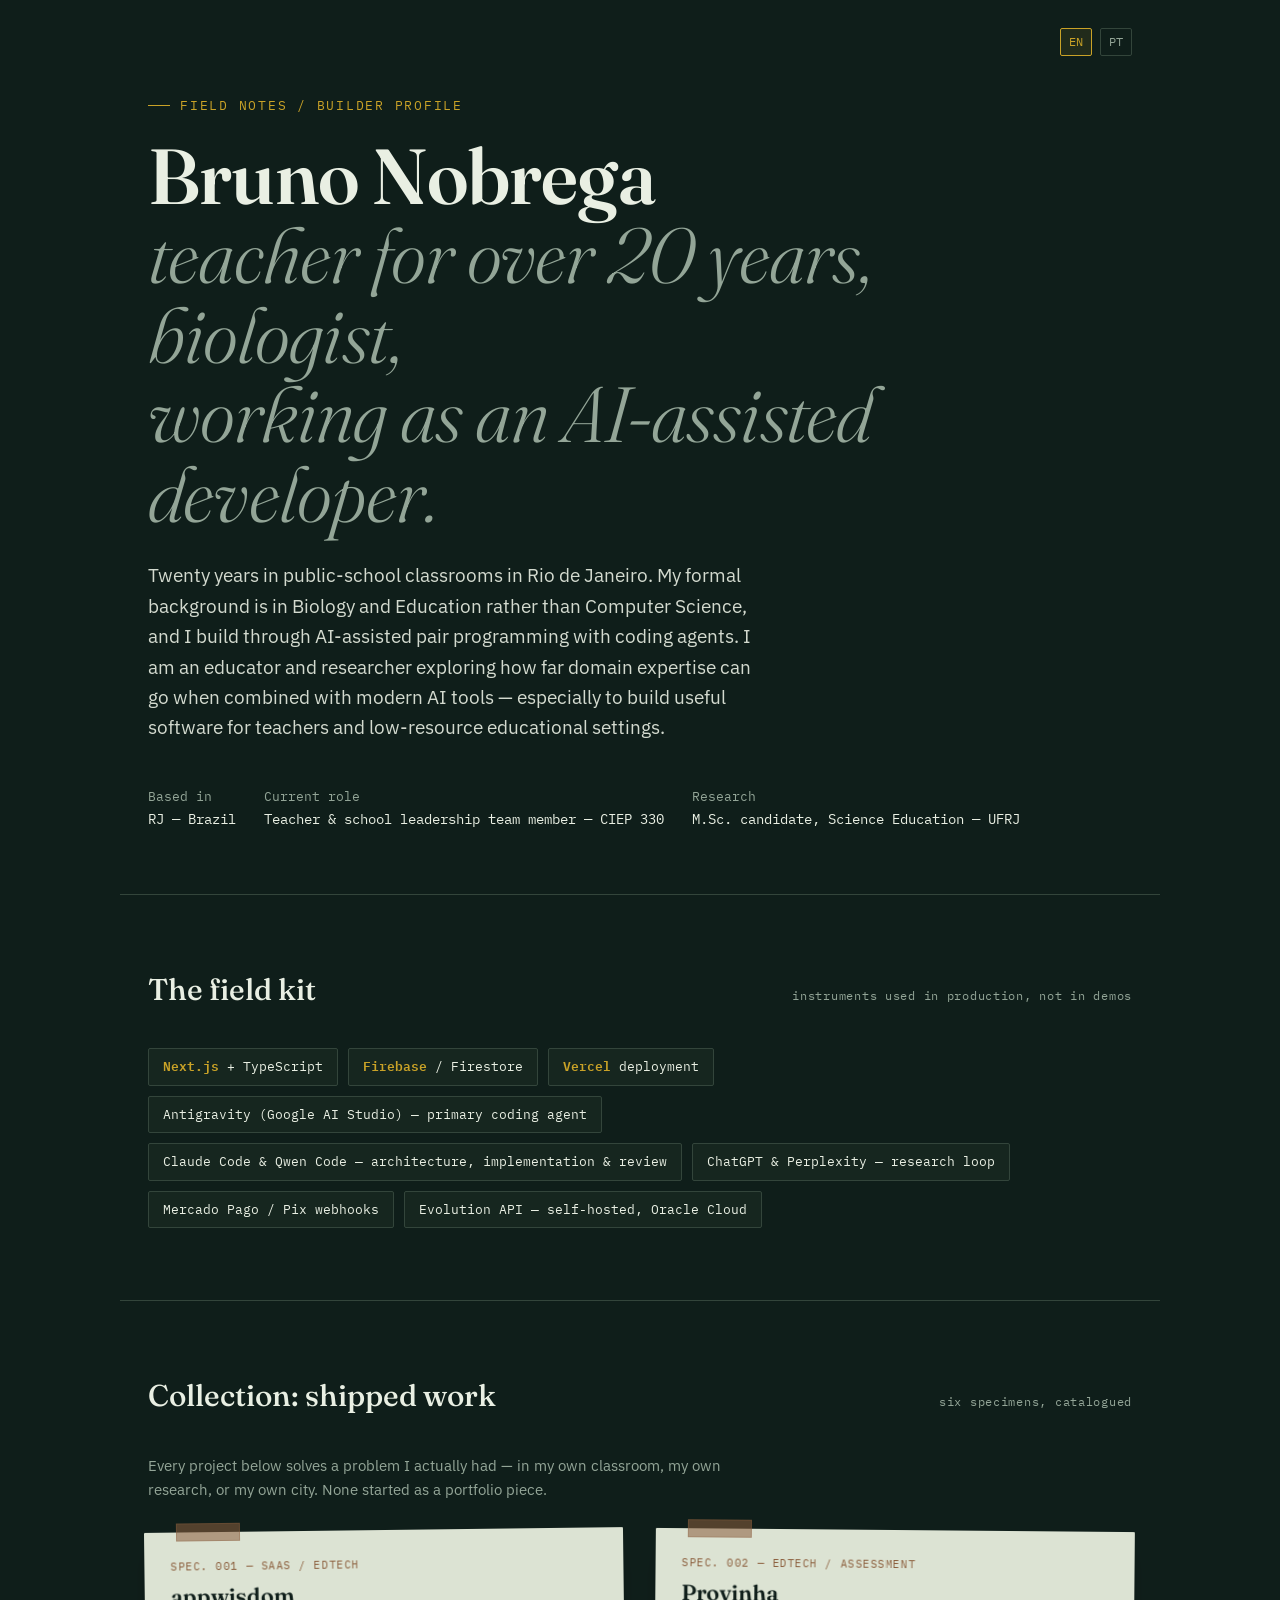
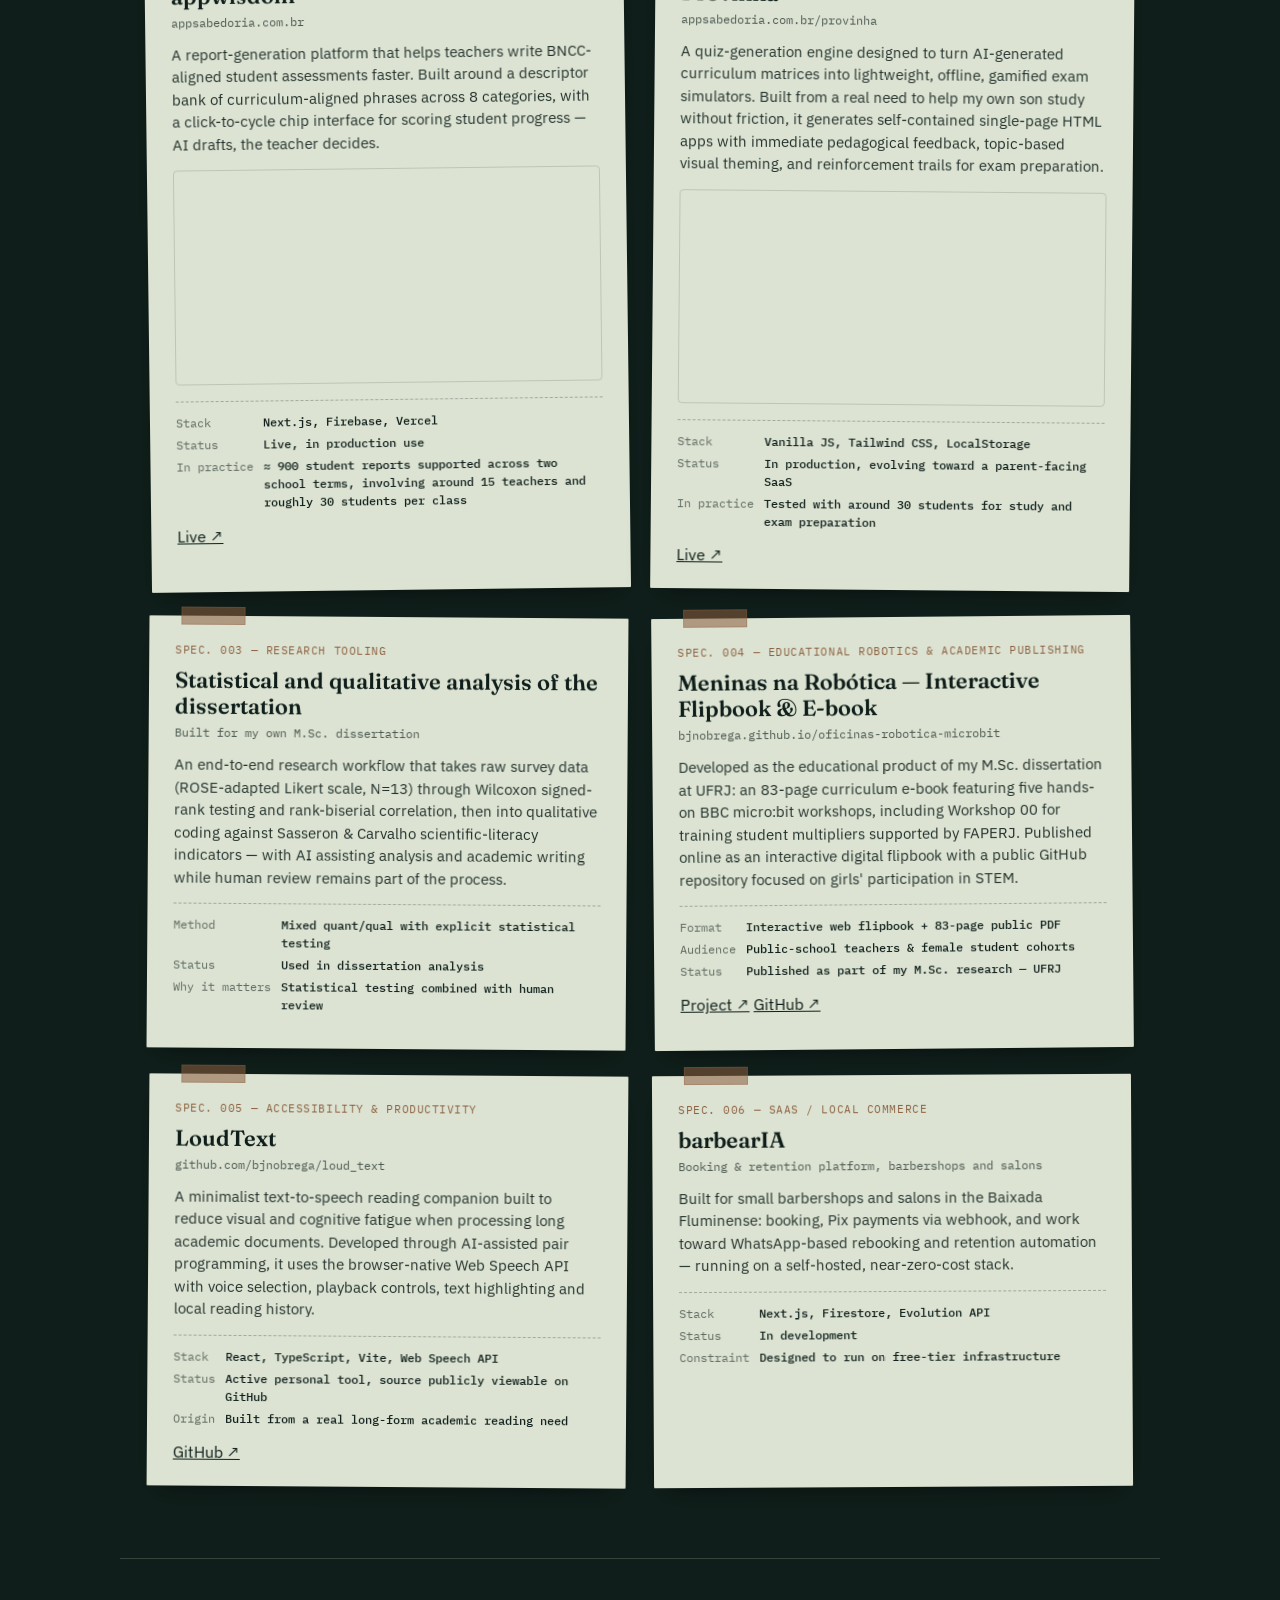
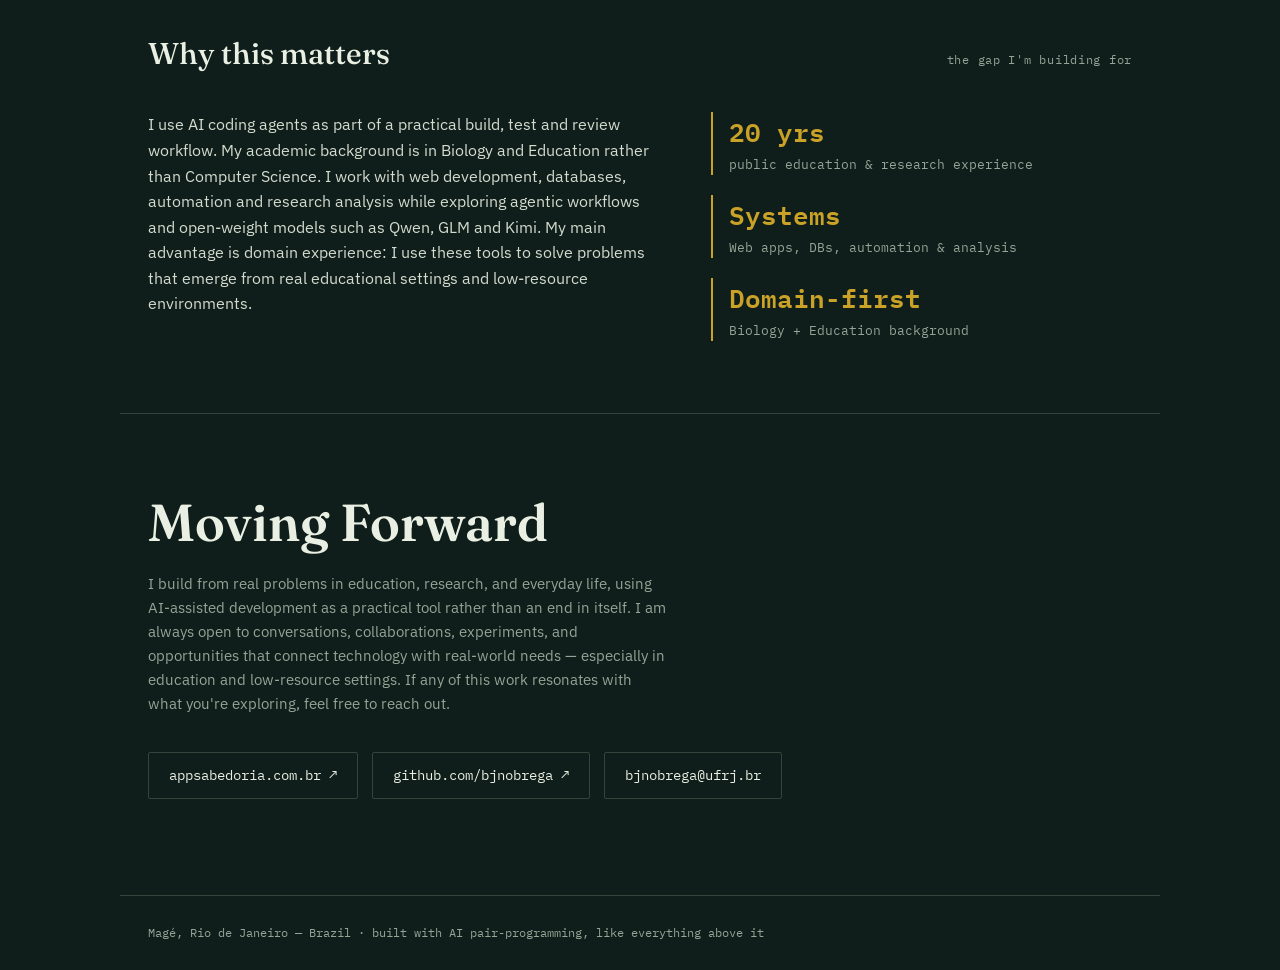
<file: index.html>
<!DOCTYPE html>
<html lang="en">
<head>
<meta charset="UTF-8">
<meta name="viewport" content="width=device-width, initial-scale=1.0">
<title>Bruno Nobrega — Field Notes on Building with AI</title>

<meta name="description" content="Bruno Nobrega — biologist and public-school educator building AI-assisted EdTech products in Brazil.">
<meta property="og:title" content="Bruno Nobrega — Field Notes on Building with AI">
<meta property="og:description" content="Biologist and public-school educator building AI-assisted EdTech products in Brazil.">
<meta property="og:type" content="website">
<meta name="twitter:card" content="summary">

<link rel="icon" href="data:image/svg+xml,<svg xmlns=%22http://www.w3.org/2000/svg%22 viewBox=%220 0 100 100%22><rect width=%22100%22 height=%22100%22 fill=%22%230F1E1A%22/><text x=%2250%22 y=%2268%22 font-size=%2260%22 text-anchor=%22middle%22 fill=%22%23C9A227%22>%C2%A7</text></svg>">

<link rel="preconnect" href="https://fonts.googleapis.com">
<link rel="preconnect" href="https://fonts.gstatic.com" crossorigin>
<link href="https://fonts.googleapis.com/css2?family=Fraunces:opsz,wght@9..144,300;9..144,500;9..144,600;9..144,700&family=IBM+Plex+Sans:wght@400;500;600&family=IBM+Plex+Mono:wght@400;500;600&display=swap" rel="stylesheet">
<link rel="stylesheet" href="style.css">
</head>
<body>

<header class="hero wrap">
  <div class="lang-toggle">
    <a href="index.html" class="active">EN</a>
    <a href="pt.html">PT</a>
  </div>
  <div class="eyebrow">Field notes / builder profile</div>
  <h1>Bruno Nobrega<br><em>teacher for over 20 years, biologist,<br>working as an AI-assisted developer.</em></h1>
  <p class="lead">Twenty years in public-school classrooms in Rio de Janeiro. My formal background is in Biology and Education rather than Computer Science, and I build through AI-assisted pair programming with coding agents. I am an educator and researcher exploring how far domain expertise can go when combined with modern AI tools — especially to build useful software for teachers and low-resource educational settings.</p>
  <div class="hero-meta">
    <div>Based in<span>RJ — Brazil</span></div>
    <div>Current role<span>Teacher &amp; school leadership team member — CIEP 330</span></div>
    <div>Research<span>M.Sc. candidate, Science Education — UFRJ</span></div>
  </div>
</header>

<section class="section wrap">
  <div class="section-head">
    <h2>The field kit</h2>
    <span class="tag">instruments used in production, not in demos</span>
  </div>
  <div class="kit-strip">
    <span class="kit-item"><b>Next.js</b> + TypeScript</span>
    <span class="kit-item"><b>Firebase</b> / Firestore</span>
    <span class="kit-item"><b>Vercel</b> deployment</span>
    <span class="kit-item">Antigravity (Google AI Studio) — primary coding agent</span>
    <span class="kit-item">Claude Code &amp; Qwen Code — architecture, implementation &amp; review</span>
    <span class="kit-item">ChatGPT &amp; Perplexity — research loop</span>
    <span class="kit-item">Mercado Pago / Pix webhooks</span>
    <span class="kit-item">Evolution API — self-hosted, Oracle Cloud</span>
  </div>
</section>

<section class="section wrap">
  <div class="section-head">
    <h2>Collection: shipped work</h2>
    <span class="tag">six specimens, catalogued</span>
  </div>
  <p class="intro">Every project below solves a problem I actually had — in my own classroom, my own research, or my own city. None started as a portfolio piece.</p>

  <div class="specimens">
    <article class="specimen">
      <span class="tape"></span>
      <span class="catalog">SPEC. 001 — SAAS / EDTECH</span>
      <h3>appwisdom</h3>
      <div class="role">appsabedoria.com.br</div>
      <p>A report-generation platform that helps teachers write BNCC-aligned student assessments faster. Built around a descriptor bank of curriculum-aligned phrases across 8 categories, with a click-to-cycle chip interface for scoring student progress — AI drafts, the teacher decides.</p>
      <video src="assets/demo_wisdom.mp4" autoplay loop muted playsinline class="specimen-media"></video>
      <dl class="taxonomy">
        <dt>Stack</dt><dd>Next.js, Firebase, Vercel</dd>
        <dt>Status</dt><dd>Live, in production use</dd>
        <dt>In practice</dt><dd>≈ 900 student reports supported across two school terms, involving around 15 teachers and roughly 30 students per class</dd>
      </dl>
      <div class="project-actions"><a href="https://appsabedoria.com.br" target="_blank" rel="noopener">Live ↗</a></div>
    </article>

    <article class="specimen">
      <span class="tape"></span>
      <span class="catalog">SPEC. 002 — EDTECH / ASSESSMENT</span>
      <h3>Provinha</h3>
      <div class="role">appsabedoria.com.br/provinha</div>
      <p>A quiz-generation engine designed to turn AI-generated curriculum matrices into lightweight, offline, gamified exam simulators. Built from a real need to help my own son study without friction, it generates self-contained single-page HTML apps with immediate pedagogical feedback, topic-based visual theming, and reinforcement trails for exam preparation.</p>
      <video src="assets/demo_quiz.mp4" autoplay loop muted playsinline class="specimen-media"></video>
      <dl class="taxonomy">
        <dt>Stack</dt><dd>Vanilla JS, Tailwind CSS, LocalStorage</dd>
        <dt>Status</dt><dd>In production, evolving toward a parent-facing SaaS</dd>
        <dt>In practice</dt><dd>Tested with around 30 students for study and exam preparation</dd>
      </dl>
      <div class="project-actions"><a href="https://appsabedoria.com.br/provinha" target="_blank" rel="noopener">Live ↗</a></div>
    </article>

    <article class="specimen">
      <span class="tape"></span>
      <span class="catalog">SPEC. 003 — RESEARCH TOOLING</span>
      <h3>Statistical and qualitative analysis of the dissertation</h3>
      <div class="role">Built for my own M.Sc. dissertation</div>
      <p>An end-to-end research workflow that takes raw survey data (ROSE-adapted Likert scale, N=13) through Wilcoxon signed-rank testing and rank-biserial correlation, then into qualitative coding against Sasseron &amp; Carvalho scientific-literacy indicators — with AI assisting analysis and academic writing while human review remains part of the process.</p>
      <dl class="taxonomy">
        <dt>Method</dt><dd>Mixed quant/qual with explicit statistical testing</dd>
        <dt>Status</dt><dd>Used in dissertation analysis</dd>
        <dt>Why it matters</dt><dd>Statistical testing combined with human review</dd>
      </dl>
    </article>

    <article class="specimen">
      <span class="tape"></span>
      <span class="catalog">SPEC. 004 — EDUCATIONAL ROBOTICS &amp; ACADEMIC PUBLISHING</span>
      <h3>Meninas na Robótica — Interactive Flipbook &amp; E-book</h3>
      <div class="role">bjnobrega.github.io/oficinas-robotica-microbit</div>
      <p>Developed as the educational product of my M.Sc. dissertation at UFRJ: an 83-page curriculum e-book featuring five hands-on BBC micro:bit workshops, including Workshop 00 for training student multipliers supported by FAPERJ. Published online as an interactive digital flipbook with a public GitHub repository focused on girls' participation in STEM.</p>
      <dl class="taxonomy">
        <dt>Format</dt><dd>Interactive web flipbook + 83-page public PDF</dd>
        <dt>Audience</dt><dd>Public-school teachers &amp; female student cohorts</dd>
        <dt>Status</dt><dd>Published as part of my M.Sc. research — UFRJ</dd>
      </dl>
      <div class="project-actions">
        <a href="https://bjnobrega.github.io/oficinas-robotica-microbit/" target="_blank" rel="noopener">Project ↗</a>
        <a href="https://github.com/bjnobrega/oficinas-robotica-microbit" target="_blank" rel="noopener">GitHub ↗</a>
      </div>
    </article>

    <article class="specimen">
      <span class="tape"></span>
      <span class="catalog">SPEC. 005 — ACCESSIBILITY &amp; PRODUCTIVITY</span>
      <h3>LoudText</h3>
      <div class="role">github.com/bjnobrega/loud_text</div>
      <p>A minimalist text-to-speech reading companion built to reduce visual and cognitive fatigue when processing long academic documents. Developed through AI-assisted pair programming, it uses the browser-native Web Speech API with voice selection, playback controls, text highlighting and local reading history.</p>
      <dl class="taxonomy">
        <dt>Stack</dt><dd>React, TypeScript, Vite, Web Speech API</dd>
        <dt>Status</dt><dd>Active personal tool, source publicly viewable on GitHub</dd>
        <dt>Origin</dt><dd>Built from a real long-form academic reading need</dd>
      </dl>
      <div class="project-actions"><a href="https://github.com/bjnobrega/loud_text" target="_blank" rel="noopener">GitHub ↗</a></div>
    </article>

    <article class="specimen">
      <span class="tape"></span>
      <span class="catalog">SPEC. 006 — SAAS / LOCAL COMMERCE</span>
      <h3>barbearIA</h3>
      <div class="role">Booking &amp; retention platform, barbershops and salons</div>
      <p>Built for small barbershops and salons in the Baixada Fluminense: booking, Pix payments via webhook, and work toward WhatsApp-based rebooking and retention automation — running on a self-hosted, near-zero-cost stack.</p>
      <dl class="taxonomy">
        <dt>Stack</dt><dd>Next.js, Firestore, Evolution API</dd>
        <dt>Status</dt><dd>In development</dd>
        <dt>Constraint</dt><dd>Designed to run on free-tier infrastructure</dd>
      </dl>
    </article>
  </div>
</section>

<section class="section wrap">
  <div class="section-head">
    <h2>Why this matters</h2>
    <span class="tag">the gap I'm building for</span>
  </div>
  <div class="about-grid">
    <p>I use AI coding agents as part of a practical build, test and review workflow. My academic background is in Biology and Education rather than Computer Science. I work with web development, databases, automation and research analysis while exploring agentic workflows and open-weight models such as Qwen, GLM and Kimi. My main advantage is domain experience: I use these tools to solve problems that emerge from real educational settings and low-resource environments.</p>
    <div>
      <div class="stat-block"><span class="num">20 yrs</span><span class="label">public education &amp; research experience</span></div>
      <div class="stat-block"><span class="num">Systems</span><span class="label">Web apps, DBs, automation &amp; analysis</span></div>
      <div class="stat-block"><span class="num">Domain-first</span><span class="label">Biology + Education background</span></div>
    </div>
  </div>
</section>

<section class="contact wrap">
  <h2>Moving Forward</h2>
  <p>I build from real problems in education, research, and everyday life, using AI-assisted development as a practical tool rather than an end in itself. I am always open to conversations, collaborations, experiments, and opportunities that connect technology with real-world needs — especially in education and low-resource settings. If any of this work resonates with what you're exploring, feel free to reach out.</p>
  <div class="links">
    <a href="https://appsabedoria.com.br" target="_blank" rel="noopener">appsabedoria.com.br ↗</a>
    <a href="https://github.com/bjnobrega" target="_blank" rel="noopener">github.com/bjnobrega ↗</a>
    <a href="mailto:bjnobrega@ufrj.br">bjnobrega@ufrj.br</a>
  </div>
</section>

<footer class="wrap">
  Magé, Rio de Janeiro — Brazil · built with AI pair-programming, like everything above it
</footer>

</body>
</html>
</file>
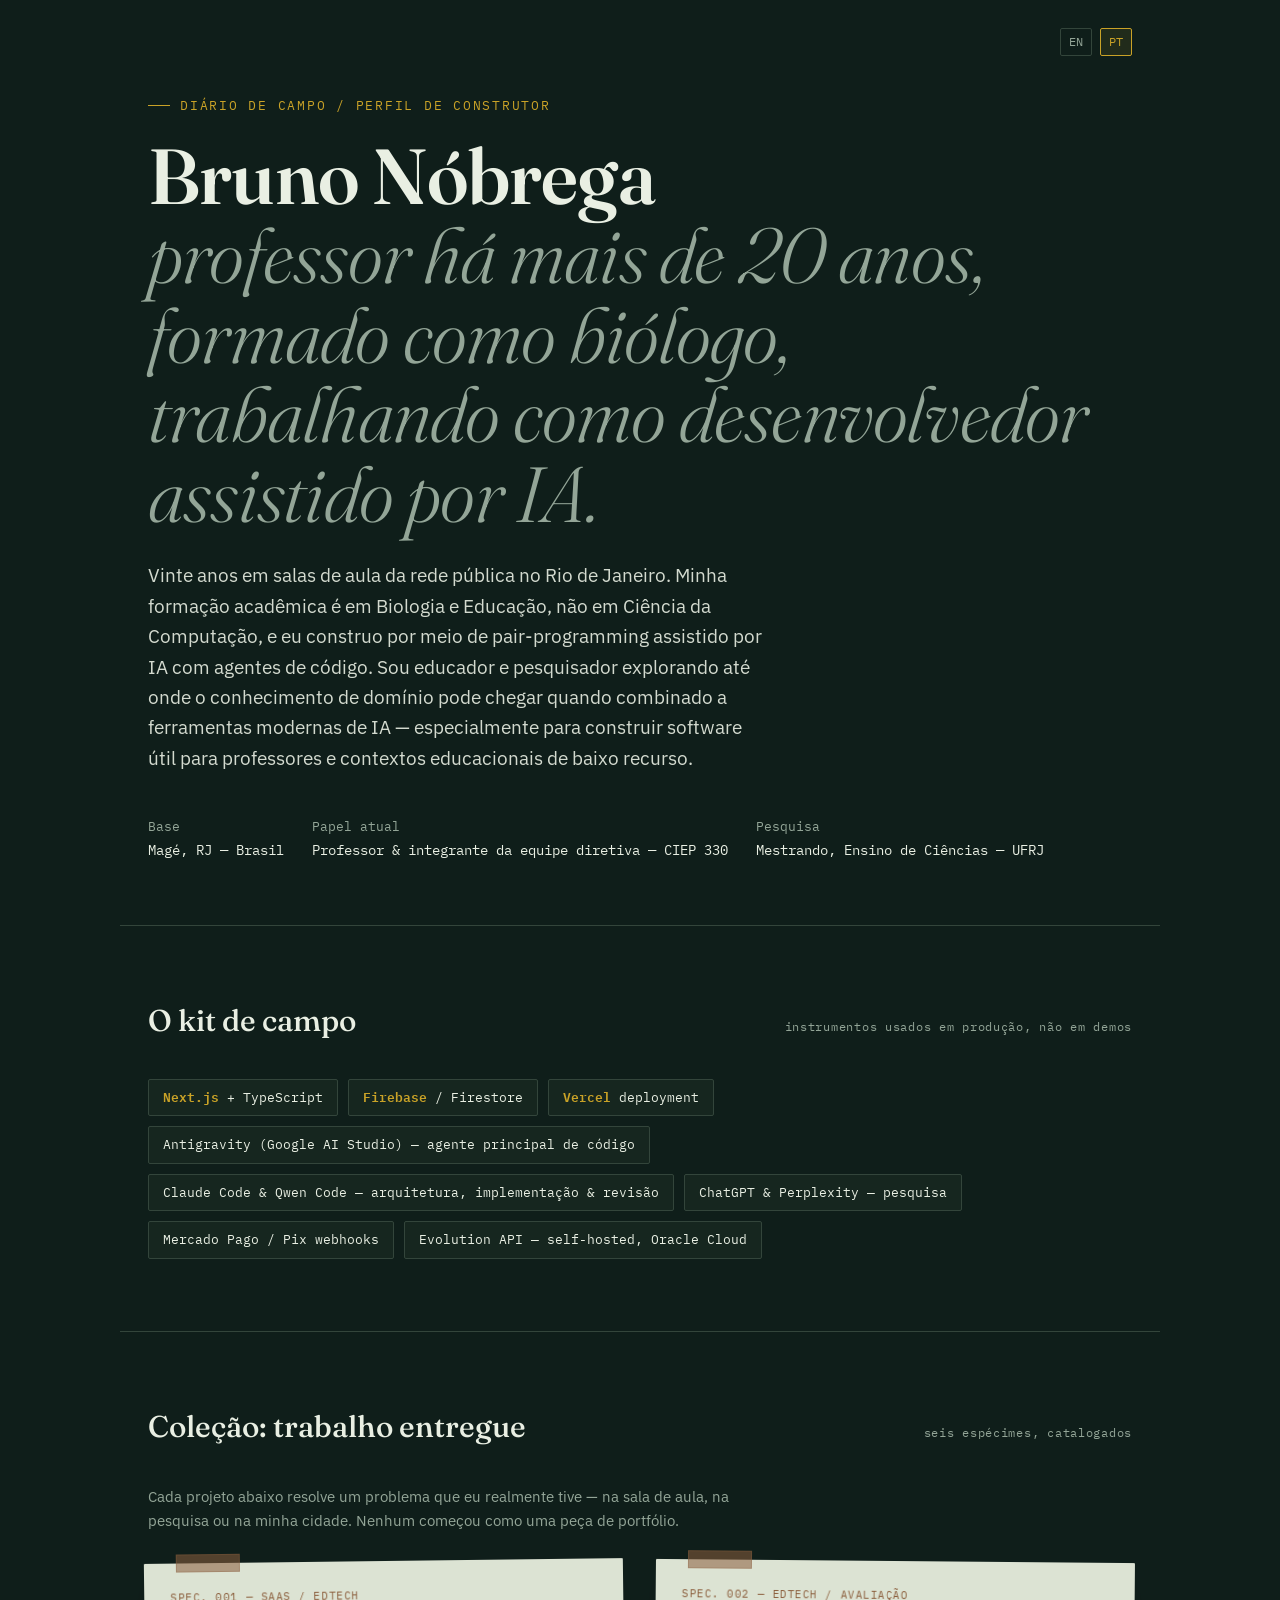
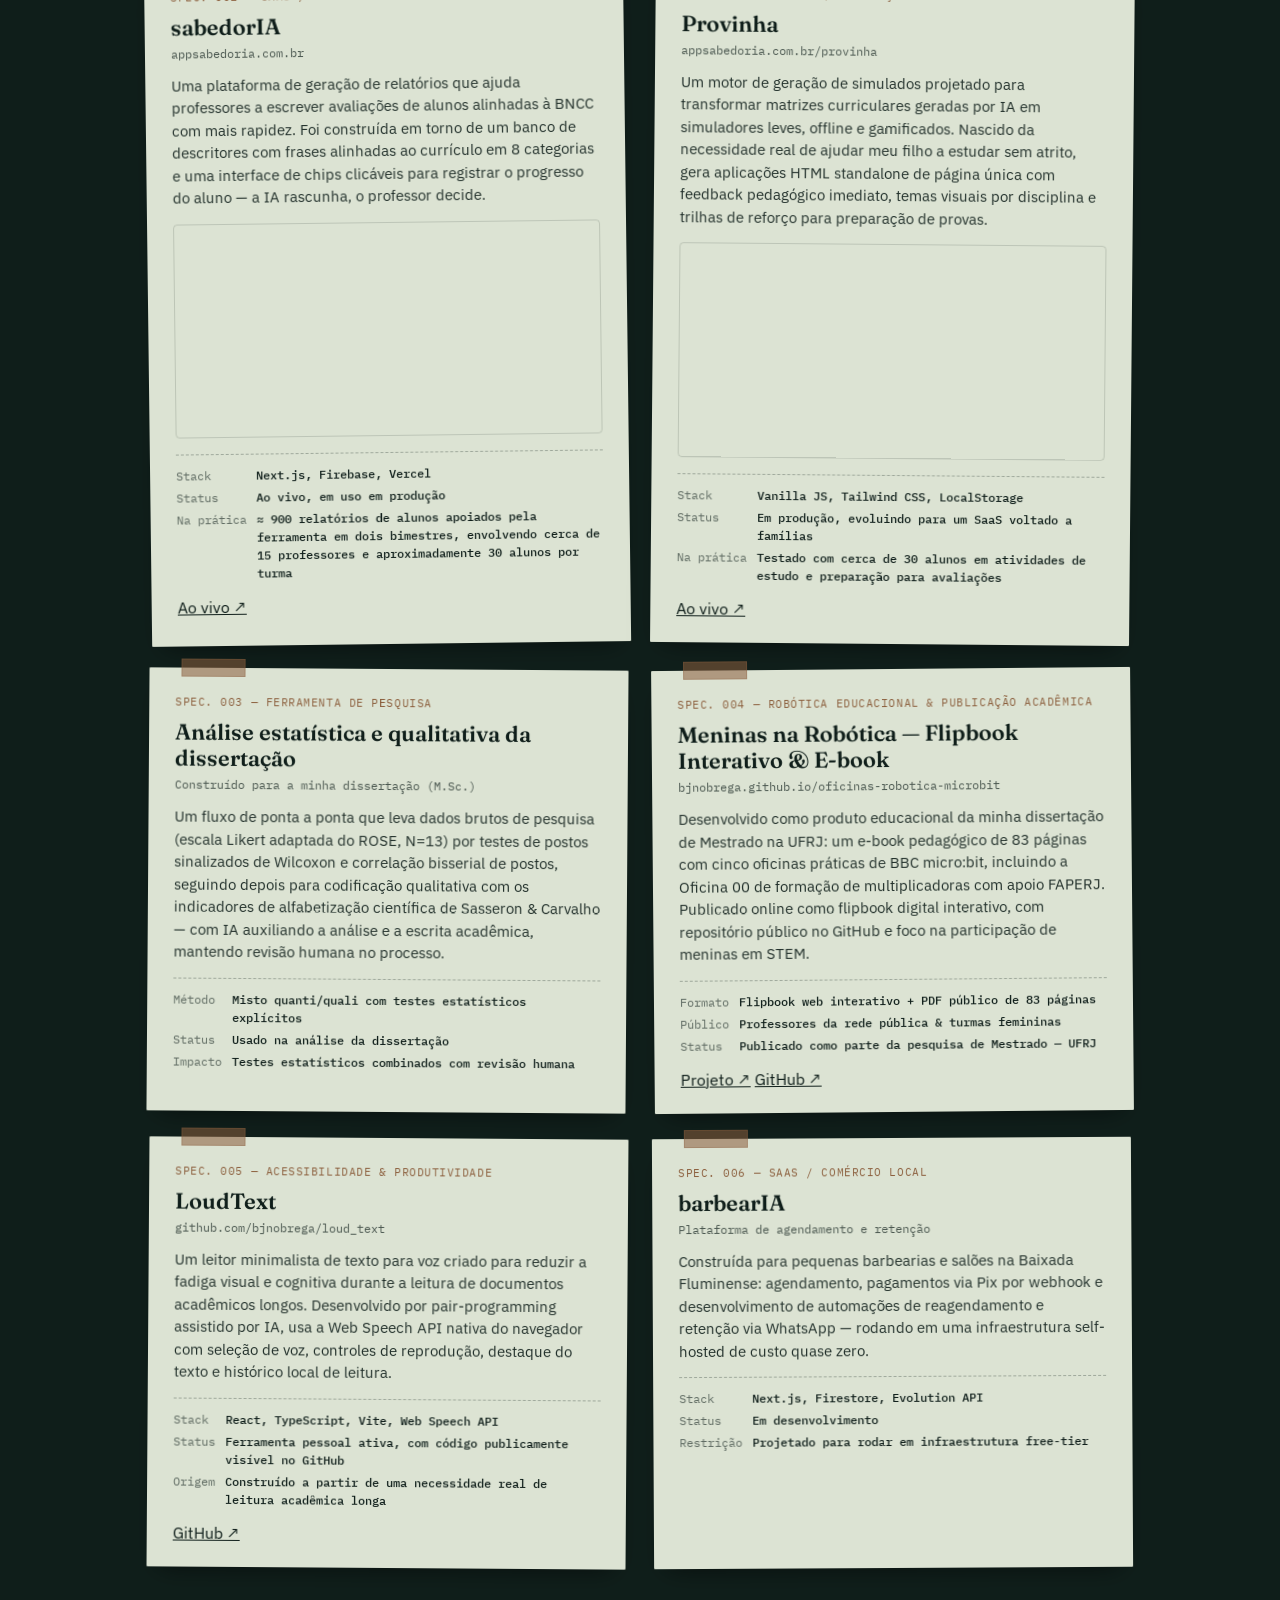
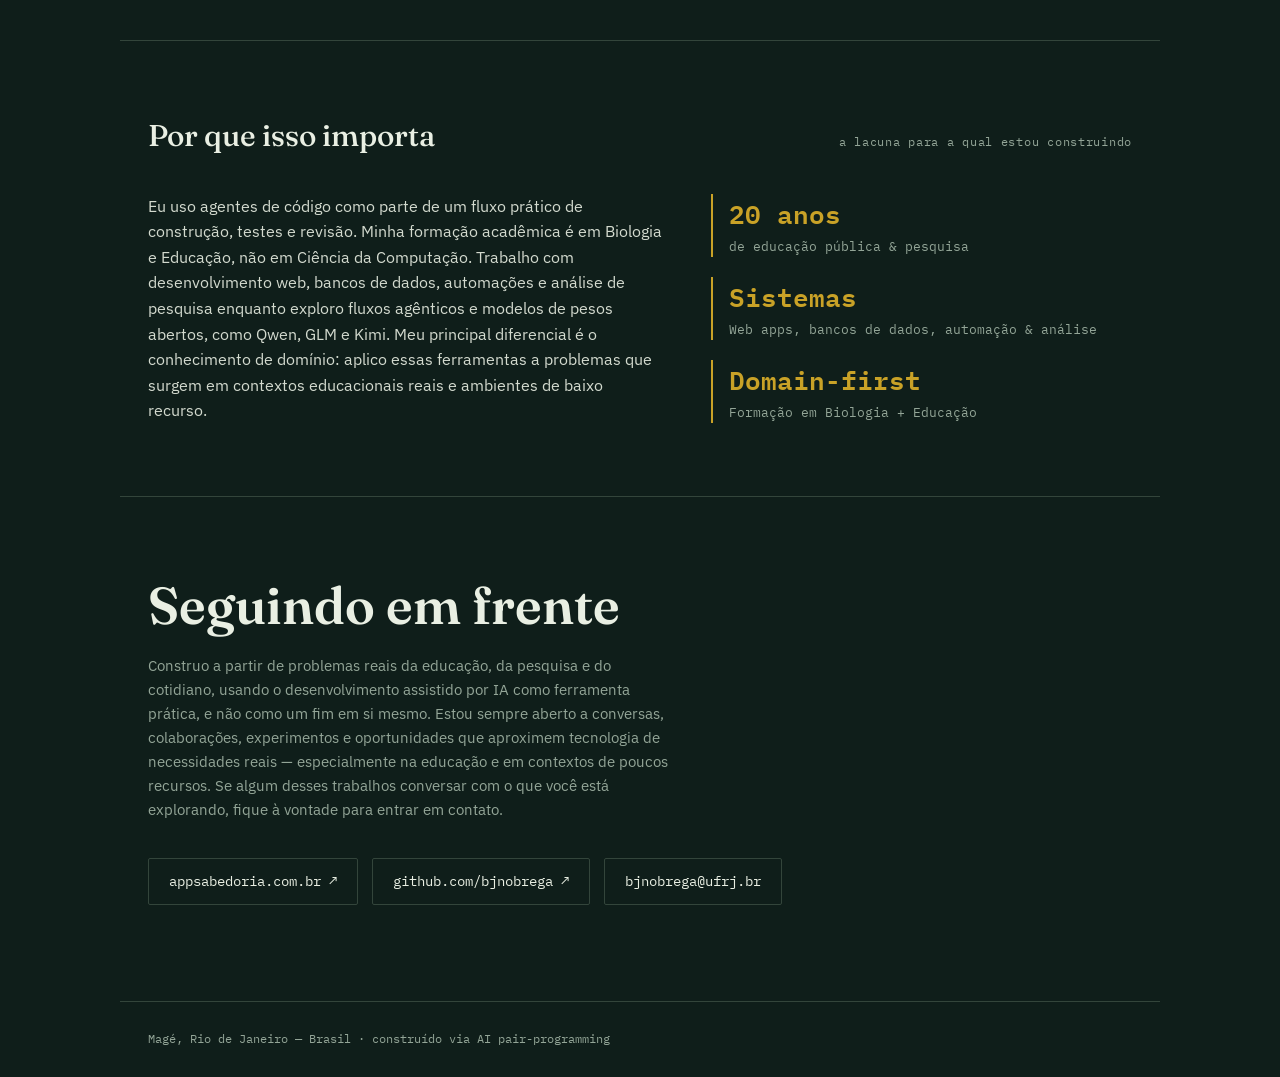
<file: pt.html>
<!DOCTYPE html>
<html lang="pt-BR">
<head>
<meta charset="UTF-8">
<meta name="viewport" content="width=device-width, initial-scale=1.0">
<title>Bruno Nóbrega — Diário de Campo Construindo com IA</title>

<meta name="description" content="Bruno Nóbrega — biólogo e educador da rede pública construindo produtos EdTech com IA no Brasil.">
<meta property="og:title" content="Bruno Nóbrega — Diário de Campo Construindo com IA">
<meta property="og:description" content="Biólogo e educador da rede pública construindo produtos EdTech com IA no Brasil.">
<meta property="og:type" content="website">
<meta name="twitter:card" content="summary">

<link rel="icon" href="data:image/svg+xml,<svg xmlns=%22http://www.w3.org/2000/svg%22 viewBox=%220 0 100 100%22><rect width=%22100%22 height=%22100%22 fill=%22%230F1E1A%22/><text x=%2250%22 y=%2268%22 font-size=%2260%22 text-anchor=%22middle%22 fill=%22%23C9A227%22>%C2%A7</text></svg>">

<link rel="preconnect" href="https://fonts.googleapis.com">
<link rel="preconnect" href="https://fonts.gstatic.com" crossorigin>
<link href="https://fonts.googleapis.com/css2?family=Fraunces:opsz,wght@9..144,300;9..144,500;9..144,600;9..144,700&family=IBM+Plex+Sans:wght@400;500;600&family=IBM+Plex+Mono:wght@400;500;600&display=swap" rel="stylesheet">
<link rel="stylesheet" href="style.css">
</head>
<body>

<header class="hero wrap">
  <div class="lang-toggle">
    <a href="index.html">EN</a>
    <a href="pt.html" class="active">PT</a>
  </div>
  <div class="eyebrow">Diário de campo / perfil de construtor</div>
  <h1>Bruno Nóbrega<br><em>professor há mais de 20 anos, formado como biólogo,<br>trabalhando como desenvolvedor assistido por IA.</em></h1>
  <p class="lead">Vinte anos em salas de aula da rede pública no Rio de Janeiro. Minha formação acadêmica é em Biologia e Educação, não em Ciência da Computação, e eu construo por meio de pair-programming assistido por IA com agentes de código. Sou educador e pesquisador explorando até onde o conhecimento de domínio pode chegar quando combinado a ferramentas modernas de IA — especialmente para construir software útil para professores e contextos educacionais de baixo recurso.</p>
  <div class="hero-meta">
    <div>Base<span>Magé, RJ — Brasil</span></div>
    <div>Papel atual<span>Professor &amp; integrante da equipe diretiva — CIEP 330</span></div>
    <div>Pesquisa<span>Mestrando, Ensino de Ciências — UFRJ</span></div>
  </div>
</header>

<section class="section wrap">
  <div class="section-head">
    <h2>O kit de campo</h2>
    <span class="tag">instrumentos usados em produção, não em demos</span>
  </div>
  <div class="kit-strip">
    <span class="kit-item"><b>Next.js</b> + TypeScript</span>
    <span class="kit-item"><b>Firebase</b> / Firestore</span>
    <span class="kit-item"><b>Vercel</b> deployment</span>
    <span class="kit-item">Antigravity (Google AI Studio) — agente principal de código</span>
    <span class="kit-item">Claude Code &amp; Qwen Code — arquitetura, implementação &amp; revisão</span>
    <span class="kit-item">ChatGPT &amp; Perplexity — pesquisa</span>
    <span class="kit-item">Mercado Pago / Pix webhooks</span>
    <span class="kit-item">Evolution API — self-hosted, Oracle Cloud</span>
  </div>
</section>

<section class="section wrap">
  <div class="section-head">
    <h2>Coleção: trabalho entregue</h2>
    <span class="tag">seis espécimes, catalogados</span>
  </div>
  <p class="intro">Cada projeto abaixo resolve um problema que eu realmente tive — na sala de aula, na pesquisa ou na minha cidade. Nenhum começou como uma peça de portfólio.</p>

  <div class="specimens">
    <article class="specimen">
      <span class="tape"></span>
      <span class="catalog">SPEC. 001 — SAAS / EDTECH</span>
      <h3>sabedorIA</h3>
      <div class="role">appsabedoria.com.br</div>
      <p>Uma plataforma de geração de relatórios que ajuda professores a escrever avaliações de alunos alinhadas à BNCC com mais rapidez. Foi construída em torno de um banco de descritores com frases alinhadas ao currículo em 8 categorias e uma interface de chips clicáveis para registrar o progresso do aluno — a IA rascunha, o professor decide.</p>
      <video src="assets/demo_sabedoria.mp4" autoplay loop muted playsinline class="specimen-media"></video>
      <dl class="taxonomy">
        <dt>Stack</dt><dd>Next.js, Firebase, Vercel</dd>
        <dt>Status</dt><dd>Ao vivo, em uso em produção</dd>
        <dt>Na prática</dt><dd>≈ 900 relatórios de alunos apoiados pela ferramenta em dois bimestres, envolvendo cerca de 15 professores e aproximadamente 30 alunos por turma</dd>
      </dl>
      <div class="project-actions"><a href="https://appsabedoria.com.br" target="_blank" rel="noopener">Ao vivo ↗</a></div>
    </article>

    <article class="specimen">
      <span class="tape"></span>
      <span class="catalog">SPEC. 002 — EDTECH / AVALIAÇÃO</span>
      <h3>Provinha</h3>
      <div class="role">appsabedoria.com.br/provinha</div>
      <p>Um motor de geração de simulados projetado para transformar matrizes curriculares geradas por IA em simuladores leves, offline e gamificados. Nascido da necessidade real de ajudar meu filho a estudar sem atrito, gera aplicações HTML standalone de página única com feedback pedagógico imediato, temas visuais por disciplina e trilhas de reforço para preparação de provas.</p>
      <video src="assets/demo_provinha.mp4" autoplay loop muted playsinline class="specimen-media"></video>
      <dl class="taxonomy">
        <dt>Stack</dt><dd>Vanilla JS, Tailwind CSS, LocalStorage</dd>
        <dt>Status</dt><dd>Em produção, evoluindo para um SaaS voltado a famílias</dd>
        <dt>Na prática</dt><dd>Testado com cerca de 30 alunos em atividades de estudo e preparação para avaliações</dd>
      </dl>
      <div class="project-actions"><a href="https://appsabedoria.com.br/provinha" target="_blank" rel="noopener">Ao vivo ↗</a></div>
    </article>

    <article class="specimen">
      <span class="tape"></span>
      <span class="catalog">SPEC. 003 — FERRAMENTA DE PESQUISA</span>
      <h3>Análise estatística e qualitativa da dissertação</h3>
      <div class="role">Construído para a minha dissertação (M.Sc.)</div>
      <p>Um fluxo de ponta a ponta que leva dados brutos de pesquisa (escala Likert adaptada do ROSE, N=13) por testes de postos sinalizados de Wilcoxon e correlação bisserial de postos, seguindo depois para codificação qualitativa com os indicadores de alfabetização científica de Sasseron &amp; Carvalho — com IA auxiliando a análise e a escrita acadêmica, mantendo revisão humana no processo.</p>
      <dl class="taxonomy">
        <dt>Método</dt><dd>Misto quanti/quali com testes estatísticos explícitos</dd>
        <dt>Status</dt><dd>Usado na análise da dissertação</dd>
        <dt>Impacto</dt><dd>Testes estatísticos combinados com revisão humana</dd>
      </dl>
    </article>

    <article class="specimen">
      <span class="tape"></span>
      <span class="catalog">SPEC. 004 — ROBÓTICA EDUCACIONAL &amp; PUBLICAÇÃO ACADÊMICA</span>
      <h3>Meninas na Robótica — Flipbook Interativo &amp; E-book</h3>
      <div class="role">bjnobrega.github.io/oficinas-robotica-microbit</div>
      <p>Desenvolvido como produto educacional da minha dissertação de Mestrado na UFRJ: um e-book pedagógico de 83 páginas com cinco oficinas práticas de BBC micro:bit, incluindo a Oficina 00 de formação de multiplicadoras com apoio FAPERJ. Publicado online como flipbook digital interativo, com repositório público no GitHub e foco na participação de meninas em STEM.</p>
      <dl class="taxonomy">
        <dt>Formato</dt><dd>Flipbook web interativo + PDF público de 83 páginas</dd>
        <dt>Público</dt><dd>Professores da rede pública &amp; turmas femininas</dd>
        <dt>Status</dt><dd>Publicado como parte da pesquisa de Mestrado — UFRJ</dd>
      </dl>
      <div class="project-actions">
        <a href="https://bjnobrega.github.io/oficinas-robotica-microbit/" target="_blank" rel="noopener">Projeto ↗</a>
        <a href="https://github.com/bjnobrega/oficinas-robotica-microbit" target="_blank" rel="noopener">GitHub ↗</a>
      </div>
    </article>

    <article class="specimen">
      <span class="tape"></span>
      <span class="catalog">SPEC. 005 — ACESSIBILIDADE &amp; PRODUTIVIDADE</span>
      <h3>LoudText</h3>
      <div class="role">github.com/bjnobrega/loud_text</div>
      <p>Um leitor minimalista de texto para voz criado para reduzir a fadiga visual e cognitiva durante a leitura de documentos acadêmicos longos. Desenvolvido por pair-programming assistido por IA, usa a Web Speech API nativa do navegador com seleção de voz, controles de reprodução, destaque do texto e histórico local de leitura.</p>
      <dl class="taxonomy">
        <dt>Stack</dt><dd>React, TypeScript, Vite, Web Speech API</dd>
        <dt>Status</dt><dd>Ferramenta pessoal ativa, com código publicamente visível no GitHub</dd>
        <dt>Origem</dt><dd>Construído a partir de uma necessidade real de leitura acadêmica longa</dd>
      </dl>
      <div class="project-actions"><a href="https://github.com/bjnobrega/loud_text" target="_blank" rel="noopener">GitHub ↗</a></div>
    </article>

    <article class="specimen">
      <span class="tape"></span>
      <span class="catalog">SPEC. 006 — SAAS / COMÉRCIO LOCAL</span>
      <h3>barbearIA</h3>
      <div class="role">Plataforma de agendamento e retenção</div>
      <p>Construída para pequenas barbearias e salões na Baixada Fluminense: agendamento, pagamentos via Pix por webhook e desenvolvimento de automações de reagendamento e retenção via WhatsApp — rodando em uma infraestrutura self-hosted de custo quase zero.</p>
      <dl class="taxonomy">
        <dt>Stack</dt><dd>Next.js, Firestore, Evolution API</dd>
        <dt>Status</dt><dd>Em desenvolvimento</dd>
        <dt>Restrição</dt><dd>Projetado para rodar em infraestrutura free-tier</dd>
      </dl>
    </article>
  </div>
</section>

<section class="section wrap">
  <div class="section-head">
    <h2>Por que isso importa</h2>
    <span class="tag">a lacuna para a qual estou construindo</span>
  </div>
  <div class="about-grid">
    <p>Eu uso agentes de código como parte de um fluxo prático de construção, testes e revisão. Minha formação acadêmica é em Biologia e Educação, não em Ciência da Computação. Trabalho com desenvolvimento web, bancos de dados, automações e análise de pesquisa enquanto exploro fluxos agênticos e modelos de pesos abertos, como Qwen, GLM e Kimi. Meu principal diferencial é o conhecimento de domínio: aplico essas ferramentas a problemas que surgem em contextos educacionais reais e ambientes de baixo recurso.</p>
    <div>
      <div class="stat-block"><span class="num">20 anos</span><span class="label">de educação pública &amp; pesquisa</span></div>
      <div class="stat-block"><span class="num">Sistemas</span><span class="label">Web apps, bancos de dados, automação &amp; análise</span></div>
      <div class="stat-block"><span class="num">Domain-first</span><span class="label">Formação em Biologia + Educação</span></div>
    </div>
  </div>
</section>

<section class="contact wrap">
  <h2>Seguindo em frente</h2>
  <p>Construo a partir de problemas reais da educação, da pesquisa e do cotidiano, usando o desenvolvimento assistido por IA como ferramenta prática, e não como um fim em si mesmo. Estou sempre aberto a conversas, colaborações, experimentos e oportunidades que aproximem tecnologia de necessidades reais — especialmente na educação e em contextos de poucos recursos. Se algum desses trabalhos conversar com o que você está explorando, fique à vontade para entrar em contato.</p>
  <div class="links">
    <a href="https://appsabedoria.com.br" target="_blank" rel="noopener">appsabedoria.com.br ↗</a>
    <a href="https://github.com/bjnobrega" target="_blank" rel="noopener">github.com/bjnobrega ↗</a>
    <a href="mailto:bjnobrega@ufrj.br">bjnobrega@ufrj.br</a>
  </div>
</section>

<footer class="wrap">
  Magé, Rio de Janeiro — Brasil · construído via AI pair-programming
</footer>

</body>
</html>
</file>
<file: style.css>
:root{
  --ink:#0F1E1A;
  --ink-soft:#16261F;
  --paper:#DCE3D3;
  --paper-dim:#C7D0BB;
  --text-on-dark:#E9EFE3;
  --text-muted:#93A597;
  --ochre:#C9A227;
  --rust:#8B5E3C;
  --line:#33453B;
}

*{box-sizing:border-box;}

html{
  scroll-behavior:smooth;
}

html, body{
  max-width:100%;
  overflow-x:hidden;
}

@media (prefers-reduced-motion: reduce){
  html{scroll-behavior:auto;}
  *{
    animation-duration:0.01ms !important;
    animation-iteration-count:1 !important;
    transition-duration:0.01ms !important;
  }
}

body{
  margin:0;
  background:var(--ink);
  color:var(--text-on-dark);
  font-family:'IBM Plex Sans', -apple-system, BlinkMacSystemFont, sans-serif;
  line-height:1.5;
  -webkit-font-smoothing:antialiased;
}

a{color:inherit;}
::selection{background:var(--ochre); color:var(--ink);}

/* ==========================================================================
   CONTAINER / WRAPPER (Garantia de margens laterais consistentes)
   ========================================================================== */

.wrap{
  width:100%;
  max-width:1040px;
  margin-left:auto;
  margin-right:auto;
  padding-left:10px;
  padding-right:10px;
}

@media (min-width: 640px){
  .wrap{
    padding-left:28px;
    padding-right:28px;
  }
}

/* ==========================================================================
   MOBILE-FIRST BASE (Telas Pequenas / Smartphones)
   ========================================================================== */

/* ---------- HERO ---------- */
header.hero{
  padding-top:64px;
  padding-bottom:44px;
  border-bottom:1px solid var(--line);
  position:relative;
}

.lang-toggle{
  position:absolute;
  top:20px;
  right:10px;
  display:flex;
  gap:6px;
  font-family:'IBM Plex Mono', monospace;
  font-size:12px;
  z-index:10;
}

.lang-toggle a{
  text-decoration:none;
  padding:4px 8px;
  border:1px solid var(--line);
  color:var(--text-muted);
  border-radius:2px;
  transition:all 0.2s ease;
}

.lang-toggle a.active{
  border-color:var(--ochre);
  color:var(--ochre);
  background:rgba(201, 162, 39, 0.1);
}

.lang-toggle a:hover:not(.active){
  border-color:var(--text-on-dark);
  color:var(--text-on-dark);
}

.eyebrow{
  font-family:'IBM Plex Mono', monospace;
  font-size:11px;
  letter-spacing:0.1em;
  text-transform:uppercase;
  color:var(--ochre);
  margin-bottom:20px;
  display:flex;
  align-items:center;
  gap:8px;
  flex-wrap:wrap;
}

.eyebrow::before{
  content:"";
  width:18px;
  height:1px;
  background:var(--ochre);
  display:inline-block;
  flex-shrink:0;
}

h1{
  font-family:'Fraunces', serif;
  font-weight:600;
  font-size:clamp(30px, 7vw, 78px);
  line-height:1.06;
  margin:0 0 22px;
  letter-spacing:-0.01em;
  word-wrap:break-word;
  overflow-wrap:break-word;
}

h1 em{
  font-style:italic;
  font-weight:300;
  color:var(--text-muted);
}

.hero p.lead{
  font-size:16px;
  max-width:620px;
  color:var(--text-on-dark);
  opacity:0.9;
  line-height:1.6;
  margin:0;
}

.hero-meta{
  display:flex;
  flex-wrap:wrap;
  gap:18px 28px;
  margin-top:34px;
  font-family:'IBM Plex Mono', monospace;
  font-size:12.5px;
  color:var(--text-muted);
}

.hero-meta div span{
  display:block;
  color:var(--text-on-dark);
  font-size:13.5px;
  margin-top:3px;
}

/* ---------- SECTIONS ---------- */
.section{
  padding-top:52px;
  padding-bottom:52px;
  border-bottom:1px solid var(--line);
}

.section:last-of-type{
  border-bottom:none;
}

.section-head{
  display:flex;
  align-items:baseline;
  justify-content:space-between;
  margin-bottom:32px;
  gap:12px;
  flex-wrap:wrap;
}

.section-head h2{
  font-family:'Fraunces', serif;
  font-weight:500;
  font-size:25px;
  margin:0;
}

.section-head .tag{
  font-family:'IBM Plex Mono', monospace;
  font-size:11.5px;
  color:var(--text-muted);
  letter-spacing:0.06em;
}

.section p.intro{
  max-width:620px;
  color:var(--text-muted);
  font-size:15px;
  margin:0 0 28px;
  line-height:1.6;
}

/* ---------- FIELD KIT ---------- */
.kit-strip{
  display:flex;
  flex-wrap:wrap;
  gap:8px;
}

.kit-item{
  font-family:'IBM Plex Mono', monospace;
  font-size:12px;
  border:1px solid var(--line);
  padding:7px 12px;
  border-radius:2px;
  color:var(--text-on-dark);
  background:var(--ink-soft);
  overflow-wrap:break-word;
  word-break:break-word;
}

.kit-item b{
  color:var(--ochre);
  font-weight:600;
}

/* ---------- SPECIMENS (ASSINATURA DE DIÁRIO DE CAMPO) ---------- */
.specimens{
  display:grid;
  grid-template-columns:1fr;
  gap:28px;
}

.specimen{
  background:var(--paper);
  color:var(--ink);
  border-radius:1px;
  padding:24px 20px 20px;
  position:relative;
  transform:rotate(var(--tilt, -0.4deg));
  box-shadow:0 12px 24px -12px rgba(0,0,0,0.55);
  opacity:0;
  transform-origin:center;
  animation:mount 0.6s ease forwards;
  transition:transform 0.35s ease, box-shadow 0.35s ease;
  overflow-wrap:break-word;
  word-break:break-word;
}

/* Leve rotação de fichas catalogadas, adaptada para harmonia mobile */
.specimen:nth-child(1){--tilt:-0.5deg; animation-delay:0.02s;}
.specimen:nth-child(2){--tilt:0.4deg; animation-delay:0.08s;}
.specimen:nth-child(3){--tilt:0.3deg; animation-delay:0.14s;}
.specimen:nth-child(4){--tilt:-0.4deg; animation-delay:0.20s;}
.specimen:nth-child(5){--tilt:0.4deg; animation-delay:0.26s;}
.specimen:nth-child(6){--tilt:-0.3deg; animation-delay:0.32s;}

@keyframes mount{
  from{opacity:0; transform:translateY(12px) rotate(var(--tilt));}
  to{opacity:1; transform:translateY(0) rotate(var(--tilt));}
}

.specimen:hover, .specimen:focus-within{
  transform:rotate(0deg) translateY(-2px);
  box-shadow:0 16px 28px -12px rgba(0,0,0,0.65);
}

.specimen .tape{
  position:absolute;
  top:-8px;
  left:26px;
  width:58px;
  height:17px;
  background:rgba(139,94,60,0.55);
  border:1px solid rgba(139,94,60,0.3);
}

.catalog{
  font-family:'IBM Plex Mono', monospace;
  font-size:11px;
  letter-spacing:0.05em;
  color:var(--rust);
  margin-bottom:8px;
  display:block;
}

.specimen h3{
  font-family:'Fraunces', serif;
  font-weight:600;
  font-size:21px;
  margin:0 0 5px;
  line-height:1.2;
}

.specimen .role{
  font-family:'IBM Plex Mono', monospace;
  font-size:11.5px;
  color:var(--ink);
  opacity:0.7;
  margin-bottom:12px;
  overflow-wrap:anywhere;
  word-break:break-word;
}

.specimen p{
  font-size:14px;
  margin:0 0 14px;
  opacity:0.9;
  line-height:1.55;
}

.specimen-media{
  width:100%;
  max-width:100%;
  height:auto;
  border-radius:4px;
  border:1px solid rgba(15,30,26,0.15);
  margin:14px 0 16px;
  display:block;
}

.taxonomy{
  display:grid;
  grid-template-columns:max-content 1fr;
  gap:5px 12px;
  font-family:'IBM Plex Mono', monospace;
  font-size:11.5px;
  border-top:1px dashed rgba(15,30,26,0.3);
  padding-top:12px;
}

.taxonomy dt{
  opacity:0.6;
}

.taxonomy dd{
  margin:0;
  font-weight:500;
  overflow-wrap:break-word;
  word-break:break-word;
}

/* ---------- ABOUT SECTION ---------- */
.about-grid{
  display:grid;
  grid-template-columns:1fr;
  gap:32px;
}

.about-grid p{
  color:var(--text-on-dark);
  opacity:0.9;
  font-size:15px;
  line-height:1.6;
  margin:0;
}

.stat-block{
  font-family:'IBM Plex Mono', monospace;
  border-left:2px solid var(--ochre);
  padding-left:14px;
  margin-bottom:18px;
}

.stat-block:last-child{
  margin-bottom:0;
}

.stat-block .num{
  font-size:24px;
  color:var(--ochre);
  display:block;
  font-weight:600;
}

.stat-block .label{
  font-size:12px;
  color:var(--text-muted);
}

/* ---------- CONTACT SECTION ---------- */
.contact{
  padding-top:56px;
  padding-bottom:64px;
}

.contact h2{
  font-family:'Fraunces', serif;
  font-weight:600;
  font-size:clamp(28px, 6vw, 52px);
  line-height:1.1;
  margin:0 0 16px;
}

.contact p{
  color:var(--text-muted);
  max-width:520px;
  margin-bottom:28px;
  font-size:15px;
  line-height:1.6;
}

.links{
  display:flex;
  flex-wrap:wrap;
  gap:10px;
}

.links a{
  font-family:'IBM Plex Mono', monospace;
  font-size:13px;
  border:1px solid var(--line);
  padding:10px 16px;
  border-radius:2px;
  text-decoration:none;
  display:inline-flex;
  align-items:center;
  gap:8px;
  color:var(--text-on-dark);
  transition:border-color 0.2s ease, color 0.2s ease, background 0.2s ease;
  background:transparent;
}

.links a:hover, .links a:focus-visible{
  border-color:var(--ochre);
  color:var(--ochre);
  background:rgba(201, 162, 39, 0.05);
}

a:focus-visible, button:focus-visible{
  outline:2px solid var(--ochre);
  outline-offset:3px;
}

/* ---------- FOOTER ---------- */
footer{
  padding-top:28px;
  padding-bottom:28px;
  font-family:'IBM Plex Mono', monospace;
  font-size:11.5px;
  color:var(--text-muted);
  border-top:1px solid var(--line);
  line-height:1.6;
}

/* ==========================================================================
   PROGRESSIVE ENHANCEMENT (MIN-WIDTH MEDIA QUERIES)
   ========================================================================== */

/* ---------- TABLETS & INTERMEDIATE (>= 640px) ---------- */
@media (min-width: 640px){
  header.hero{
    padding-top:72px;
    padding-bottom:52px;
  }

  .lang-toggle{
    top:26px;
    right:26px;
    gap:8px;
  }

  .eyebrow{
    font-size:12px;
    letter-spacing:0.12em;
    gap:9px;
    margin-bottom:22px;
  }

  .eyebrow::before{
    width:20px;
  }

  .hero p.lead{
    font-size:17.5px;
  }

  .hero-meta{
    gap:28px;
    margin-top:40px;
    font-size:13px;
  }

  .hero-meta div span{
    font-size:14px;
  }

  .section-head{
    gap:16px;
    margin-bottom:36px;
  }

  .section-head h2{
    font-size:27px;
  }

  .kit-strip{
    gap:10px;
  }

  .kit-item{
    font-size:13px;
    padding:8px 14px;
  }

  .links{
    gap:14px;
  }

  .links a{
    font-size:14px;
    padding:12px 20px;
  }
}

/* ---------- DESKTOPS (>= 768px) ---------- */
@media (min-width: 768px){
  .section{
    padding-top:68px;
    padding-bottom:68px;
  }

  .section-head h2{
    font-size:29px;
  }

  .specimens{
    grid-template-columns:repeat(2, 1fr);
    gap:26px;
  }

  .specimen{
    padding:26px 26px 22px;
  }

  .specimen:nth-child(1){--tilt:-0.7deg;}
  .specimen:nth-child(2){--tilt:0.5deg;}
  .specimen:nth-child(3){--tilt:0.4deg;}
  .specimen:nth-child(4){--tilt:-0.5deg;}

  .specimen .tape{
    top:-9px;
    left:32px;
    width:64px;
    height:18px;
  }

  .specimen h3{
    font-size:22px;
  }

  .specimen .role{
    font-size:12px;
  }

  .specimen p{
    font-size:14.5px;
  }

  .taxonomy{
    font-size:12px;
    gap:4px 10px;
  }

  .about-grid{
    grid-template-columns:1.1fr 0.9fr;
    gap:44px;
  }

  .about-grid p{
    font-size:16px;
  }

  .stat-block{
    padding-left:16px;
    margin-bottom:20px;
  }

  .stat-block .num{
    font-size:26px;
  }

  .stat-block .label{
    font-size:12.5px;
  }

  .contact{
    padding-top:72px;
    padding-bottom:84px;
  }

  .contact h2{
    margin:0 0 20px;
  }

  .contact p{
    margin-bottom:36px;
  }
}

/* ---------- WIDESCREEN (>= 1024px) ---------- */
@media (min-width: 1024px){
  header.hero{
    padding-top:96px;
    padding-bottom:64px;
  }

  .lang-toggle{
    top:28px;
    right:28px;
  }

  .eyebrow{
    font-size:12.5px;
    letter-spacing:0.14em;
    gap:10px;
  }

  .eyebrow::before{
    width:22px;
  }

  h1{
    line-height:1.02;
    margin:0 0 26px;
  }

  .hero p.lead{
    font-size:19px;
  }

  .hero-meta{
    margin-top:44px;
  }

  .section{
    padding-top:72px;
    padding-bottom:72px;
  }

  .section-head h2{
    font-size:30px;
  }

  .section-head .tag{
    font-size:12px;
  }

  .about-grid{
    gap:48px;
  }

  .contact{
    padding-top:80px;
    padding-bottom:96px;
  }
}
</file>
